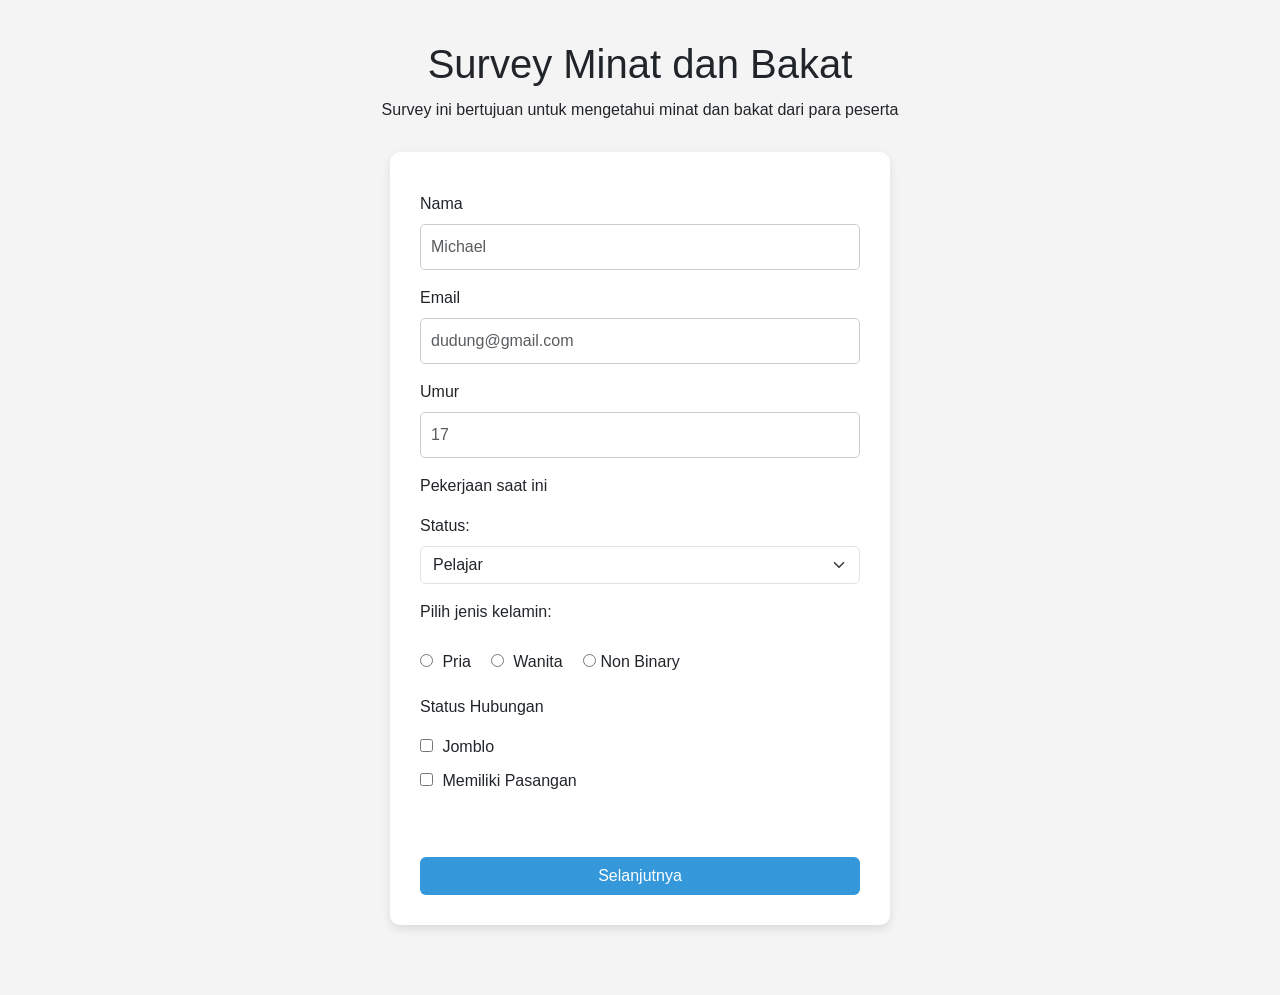
<file: page-1/index.html>
<!DOCTYPE html>
<html lang="en">
  <head>
    <meta charset="UTF-8" />
    <meta name="viewport" content="width=device-width, initial-scale=1.0">
    <title>Survey MInat dan Bakat</title>
    <link href="https://cdn.jsdelivr.net/npm/bootstrap@5.3.8/dist/css/bootstrap.min.css" rel="stylesheet" integrity="sha384-sRIl4kxILFvY47J16cr9ZwB07vP4J8+LH7qKQnuqkuIAvNWLzeN8tE5YBujZqJLB" crossorigin="anonymous">
    <link rel="stylesheet" href="style.css">

  </head>

  <body>
    <header>
      <h1 id="title">Survey Minat dan Bakat</h1>
      <p id="description">Survey ini bertujuan untuk mengetahui minat dan bakat dari para peserta</p>

    </header>

    <form id="survey-form">

      <div class="mb-3">
        <label id="name-label" for="name" class="form-label">Nama</label>
        <input type="text" id="name" class="form-control" required
        placeholder="Michael" />
      </div>
      
      <div class="mb-3">
        <label id="email-label" for="email" class="form-label">Email</label>
        <input type="email" id="email" class="form-control" required
        placeholder="dudung@gmail.com" />
      </div>

      <div class="mb-3">
        <label id="number-label" for="number" class="form-label">Umur</label>
        <input type="number" id="number" class="form-control" min="1" max="100" required
        placeholder=17 />
      </div>

      <p>Pekerjaan saat ini</p>
      
      <div class="mb-3">
        <label for="dropdown" class="form-label">Status:</label>
        <select id="dropdown" class="form-select"> 
          <option value="pelajar">Pelajar</option>
          <option value="pekerja">Pekerja</option>
          <option value="pengangguran">Pengangguran</option>
        </select>
      </div>

      <p>Pilih jenis kelamin:</p>
      <div class="gender-options mb-3">
        <label>
          <input type="radio" name="gender" value="pria"  /> Pria
        </label>

        <label>
          <input type="radio" name="gender" value="wanita" /> Wanita
        </label>

        <label>
          <input  type="radio" name="gender" value="non binary">Non Binary
        </label>
      </div>

      <p>Status Hubungan</p>
      <div class="mb-3">
        <label>
          <input type="checkbox" name="status" value="jomblo"  /> Jomblo
        </label>

        <label>
          <input type="checkbox" name="status" value="pasangan" /> Memiliki Pasangan
        </label>
      </div>

      <br><br>
      
      <a href="../page-2/main.html" class="btn btn-survey w-100">
        Selanjutnya
      </a>
    </form>
  </body>
</html>
</file>
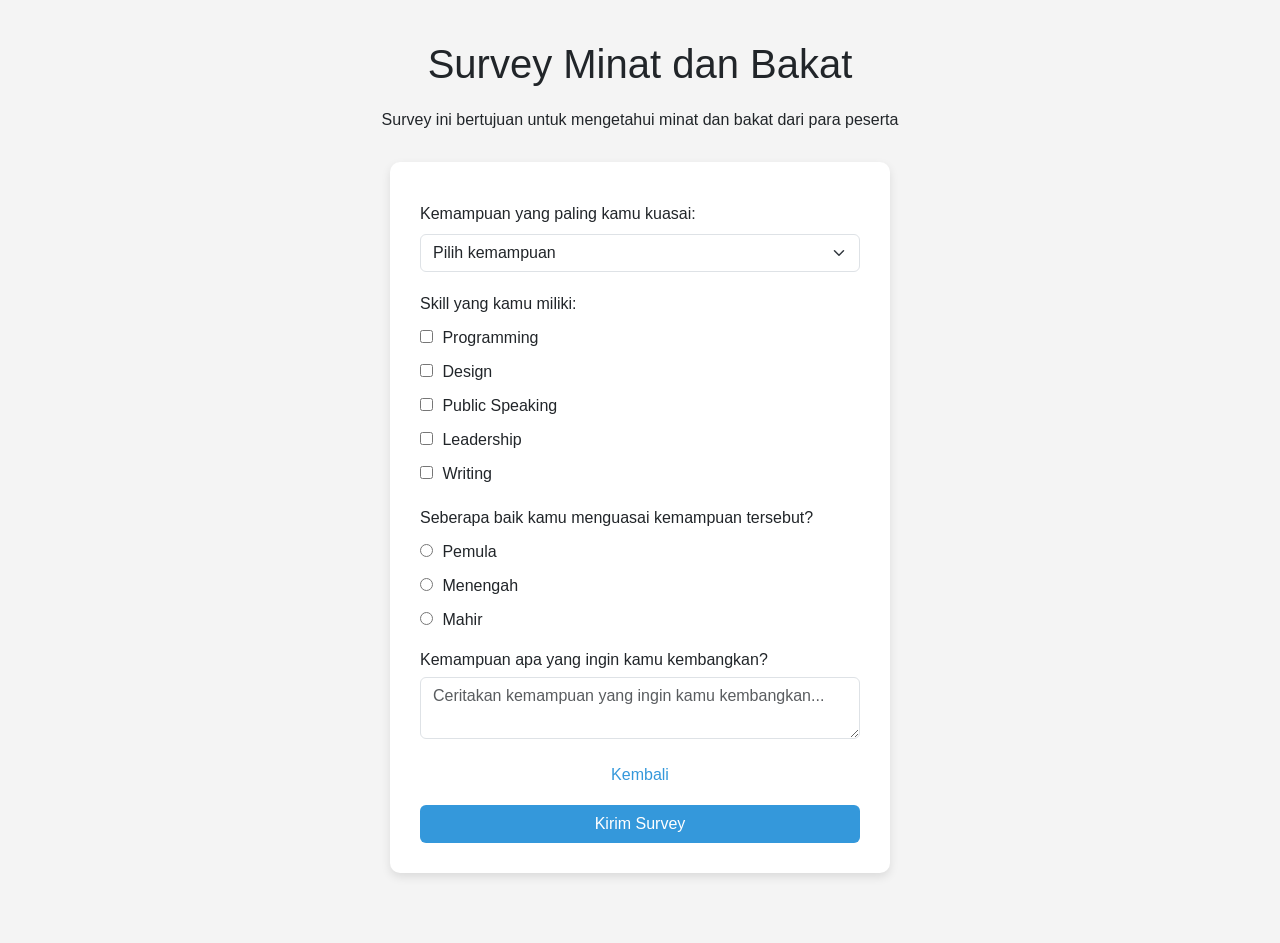
<file: page-3/index.html>
<!DOCTYPE html>
<html lang="en">
<head>
    <meta charset="UTF-8">
    <meta name="viewport" content="width=device-width, initial-scale=1.0">
    <title>Survey Minat dan Bakat</title>
    <link href="https://cdn.jsdelivr.net/npm/bootstrap@5.3.8/dist/css/bootstrap.min.css" rel="stylesheet" integrity="sha384-sRIl4kxILFvY47J16cr9ZwB07vP4J8+LH7qKQnuqkuIAvNWLzeN8tE5YBujZqJLB" crossorigin="anonymous">
    <link rel="stylesheet" href="style.css">
</head>

<body>
    <h1 id="title">Survey Minat dan Bakat</h1>
    <p id="description">
      Survey ini bertujuan untuk mengetahui minat dan bakat dari para peserta
    </p>

    <form id="survey-form">
        
        <div class="mb-3">
            <label for="kemampuan" class="form-label">
                Kemampuan yang paling kamu kuasai:
            </label>

            <select id="kemampuan" name="kemampuan" class="form-select">
                <option value="">Pilih kemampuan</option>
                <option value="teknologi">Teknologi</option>
                <option value="komunikasi">Komunikasi</option>
                <option value="seni">Seni dan Kreativitas</option>
                <option value="olahraga">Olahraga</option>
                <option value="akademik">Akademik</option>
            </select>
        </div>



        <div class="mb-3">
            <p>Skill yang kamu miliki:</p>

            <label>
                <input type="checkbox" name="skill" value="programming">
                Programming
            </label>

            <label>
                <input type="checkbox" name="skill" value="design">
                Design
            </label>

            <label>
                <input type="checkbox" name="skill" value="public-speaking">
                Public Speaking
            </label>

            <label>
                <input type="checkbox" name="skill" value="leadership">
             Leadership
            </label>

            <label>
                <input type="checkbox" name="skill" value="writing">
                Writing
            </label>
        </div>

        <div class="mb-3">

            <p>Seberapa baik kamu menguasai kemampuan tersebut?</p>

            <label>
                <input type="radio" name="level" value="pemula">
                Pemula
            </label>

            <label>
                <input type="radio" name="level" value="menengah">
                Menengah
            </label>

            <label>
                <input type="radio" name="level" value="mahir">
                Mahir
            </label>

        </div>

        <div class="mb-3">
            <label for="target">
                Kemampuan apa yang ingin kamu kembangkan?
            </label>


            <textarea
                id="target"
                name="target"
                class="form-control"
                placeholder="Ceritakan kemampuan yang ingin kamu kembangkan..."></textarea>
        </div>

        <div class="navigation">

            <a href="../page-2/main.html" id="back"
                class="back-link d-block text-center text-decoration-none my-2">
                Kembali
            </a>
        


            <button type="submit" id="submit"  class="btn btn-survey w-100">
                Kirim Survey
            </button>
        </div>

    </form>

</body>
</html>
</file>
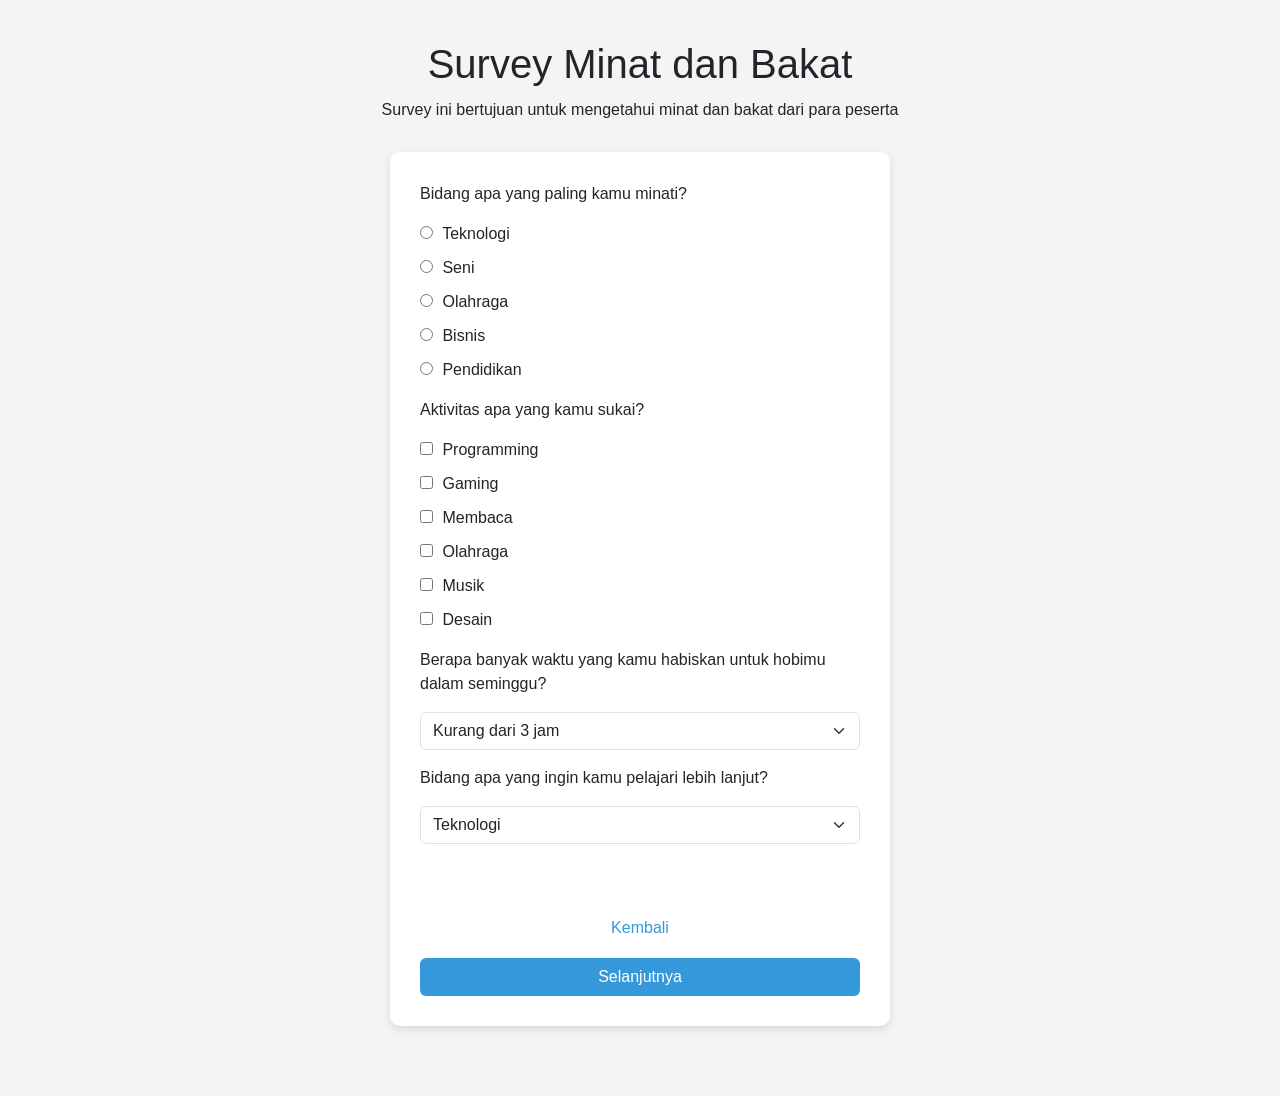
<file: page-2/main.html>
<!DOCTYPE html>
<html lang="en">
  <head>
    <meta charset="UTF-8" />
    <meta name="viewport" content="width=device-width, initial-scale=1.0">
    <title>Survey Minat dan Bakat</title>
    <link href="https://cdn.jsdelivr.net/npm/bootstrap@5.3.8/dist/css/bootstrap.min.css" rel="stylesheet" integrity="sha384-sRIl4kxILFvY47J16cr9ZwB07vP4J8+LH7qKQnuqkuIAvNWLzeN8tE5YBujZqJLB" crossorigin="anonymous">
    <link rel="stylesheet" href="style.css">
  </head>

  <body>
    <h1 id="title">Survey Minat dan Bakat</h1>
    <p id="description">
      Survey ini bertujuan untuk mengetahui minat dan bakat dari para peserta
    </p>

    <form id="survey-form">

      <p>Bidang apa yang paling kamu minati?</p>

      <div class="mb-3">

        <label>
          <input type="radio" name="minat" value="teknologi" />
          Teknologi
        </label>

        <label>
          <input type="radio" name="minat" value="seni" />
          Seni
        </label>

        <label>
          <input type="radio" name="minat" value="olahraga" />
          Olahraga
        </label>

        <label>
          <input type="radio" name="minat" value="bisnis" />
          Bisnis
        </label>

        <label>
          <input type="radio" name="minat" value="pendidikan" />
          Pendidikan
        </label>
      </div>

      <p>Aktivitas apa yang kamu sukai?</p>

      <div class="mb-3">
        <label>
          <input type="checkbox" name="aktivitas" value="programming" />
          Programming
        </label>

        <label>
          <input type="checkbox" name="aktivitas" value="gaming" />
          Gaming
        </label>

        <label>
          <input type="checkbox" name="aktivitas" value="membaca" />
          Membaca
        </label>

        <label>
          <input type="checkbox" name="aktivitas" value="olahraga" />
          Olahraga
        </label>

        <label>
          <input type="checkbox" name="aktivitas" value="musik" />
          Musik
        </label>

        <label>
          <input type="checkbox" name="aktivitas" value="desain" />
          Desain
        </label>
      </div>

      <p>Berapa banyak waktu yang kamu habiskan untuk hobimu dalam seminggu?</p>

      <div class="mb-3">
        <select id="dropdown" class="form-select">
          <option value="kurang-3">Kurang dari 3 jam</option>
          <option value="3-6">3–6 jam</option>
          <option value="7-10">7–10 jam</option>
          <option value="lebih-10">Lebih dari 10 jam</option>
        </select>
      </div>


      <p>Bidang apa yang ingin kamu pelajari lebih lanjut?</p>

      <div class="mb-3">
      <select id="bidang" class="form-select">
          <option value="teknologi">Teknologi</option>
          <option value="desain">Desain</option>
          <option value="bisnis">Bisnis</option>
          <option value="bahasa">Bahasa</option>
          <option value="olahraga">Olahraga</option>
        </select>
      </div>

      <br><br>

      <div class="navigation">
        <a href="../page-1/index.html" class="back-link d-block text-center text-decoration-none my-2">
          Kembali
        </a>

        <a href="../page-3/index.html" class="btn btn-survey w-100">
          Selanjutnya
        </a>
      </div>  

    </form>
  </body>
</html>
</file>
<file: page-1/style.css>
body {
    background-color: #f4f4f4;
    font-family: Arial, sans-serif;
    margin: 0;
    padding: 40px;
}


#title {
    text-align: center;
    margin-bottom: 10px;
}

#description {
    text-align: center;
    margin-bottom: 30px;
}


#survey-form {
    background-color: white;
    max-width: 500px;
    width: 90%;

    /* Membuat form berada di tengah */
    margin: 30px auto;

    /* Jarak isi dengan sisi dalam form */
    padding: 30px;

    /* Membuat sudut form melengkung */
    border-radius: 10px;

    /* Memberikan sedikit bayangan */
    box-shadow: 0 4px 10px rgba(0, 0, 0, 0.1);
}


label {
    display: block;
    margin-top: 10px;
    margin-bottom: 5px;
}


input[type="text"],
input[type="email"],
input[type="number"],
select,
textarea {
    width: 100%;
    padding: 10px;

    margin-top: 5px;
    margin-bottom: 15px;

    border: 1px solid #ccc;
    border-radius: 5px;

    box-sizing: border-box;
}


input[type="radio"],
input[type="checkbox"] {
    margin-right: 5px;
}

.gender-options {
    display: flex;
    gap: 20px;
}


textarea {
    resize: vertical;
}


.btn-survey {
    background-color: #3498db;
    color: white;
}

.btn-survey:hover {
    background-color: #2980b9;
    color: white;
}

@media (max-width: 576px) {

    body {
        padding: 15px;
    }

    #survey-form {
        width: 100%;
        padding: 20px;
        margin: 20px auto;
    }

    .gender-options {
        flex-direction: column;
        gap: 5px;
    }

}
</file>
<file: page-3/style.css>
body {
    background-color: #f4f4f4;
    font-family: Arial, sans-serif;
    margin: 0;
    padding: 40px;
}

#title {
    text-align: center;
    margin-bottom: 10px;
}

#description {
    text-align: center;
    margin-bottom: 30px;
}

#survey-form {
    background-color: white;
    max-width: 500px;
    width: 90%;

    margin: 30px auto;
    padding: 30px;

    border-radius: 10px;

    box-shadow: 0 4px 10px rgba(0, 0, 0, 0.1);
}


label {
    display: block;
    margin-top: 10px;
    margin-bottom: 5px;
}


select,
textarea {
    width: 100%;
    padding: 10px;

    margin-top: 5px;
    margin-bottom: 15px;

    border: 1px solid #ccc;
    border-radius: 5px;

    box-sizing: border-box;
}


input[type="radio"],
input[type="checkbox"] {
    margin-right: 5px;
}


p {
    margin-top: 20px;
    margin-bottom: 10px;
}


textarea {
    resize: vertical;
    min-height: 100px;
}

.navigation {
    display: flex;
    flex-direction: column;
    gap: 10px;
}
.btn-survey {
    background-color: #3498db;
    color: white;
}

.btn-survey:hover {
    background-color: #2980b9;
    color: white;
}


.back-link {
    color: #3498db;
}
.back-link:hover {
    color: #2980b9;
}

@media (max-width: 576px) {

    body {
        padding: 15px;
    }

    #survey-form {
        width: 100%;
        padding: 20px;
        margin: 20px auto;
    }

    #title {
        font-size: 24px;
    }

    #description {
        font-size: 14px;
    }

}
</file>
<file: page-2/style.css>
body {
    background-color: #f4f4f4;
    font-family: Arial, sans-serif;
    margin: 0;
    padding: 40px;
}


#title {
    text-align: center;
    margin-bottom: 10px;
}

#description {
    text-align: center;
    margin-bottom: 30px;
}


#survey-form {
    background-color: white;
    width: 90%;
    max-width: 500px;

    /* Membuat form berada di tengah */
    margin: 30px auto;

    /* Jarak isi dengan sisi dalam form */
    padding: 30px;

    /* Membuat sudut form melengkung */
    border-radius: 10px;

    /* Memberikan sedikit bayangan */
    box-shadow: 0 4px 10px rgba(0, 0, 0, 0.1);
}


label {
    display: block;
    margin-top: 10px;
    margin-bottom: 5px;
}


input[type="text"],
input[type="email"],
input[type="number"],
select,
textarea {
    width: 100%;
    padding: 10px;

    margin-top: 5px;
    margin-bottom: 15px;

    border: 1px solid #ccc;
    border-radius: 5px;

    box-sizing: border-box;
}


input[type="radio"],
input[type="checkbox"] {
    margin-right: 5px;
}




textarea {
    resize: vertical;
}

.navigation {
    display: flex;
    flex-direction: column;
    gap: 10px;
}

.btn-survey {
    background-color: #3498db;
    color: white;
}

.btn-survey:hover {
    background-color: #2980b9;
    color: white;
}

.back-link {
    color: #3498db;
}

.back-link:hover {
    color: #2980b9;
}

@media (max-width: 576px) {

    body {
        padding: 15px;
    }

    #survey-form {
        width: 100%;
        padding: 20px;
        margin: 20px auto;
    }

    #title {
        font-size: 24px;
    }

    #description {
        font-size: 14px;
    }

}
</file>
